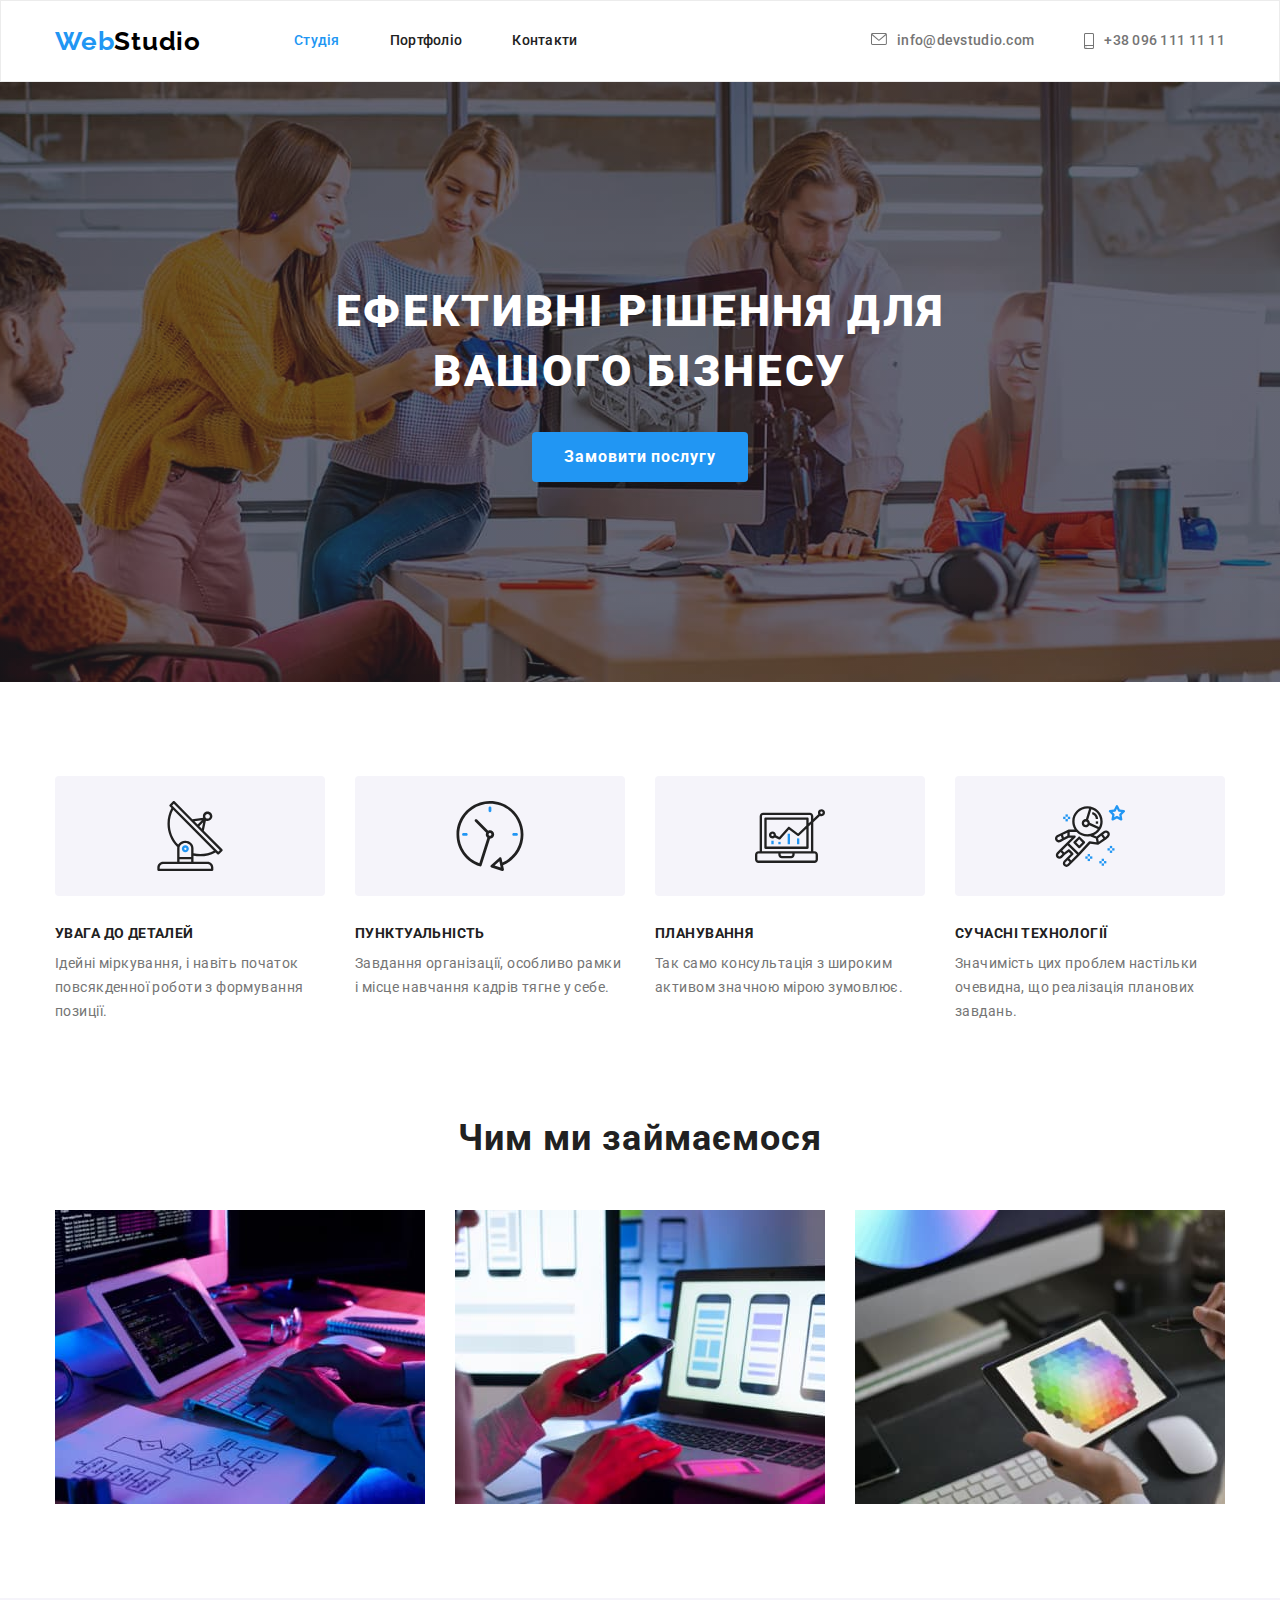
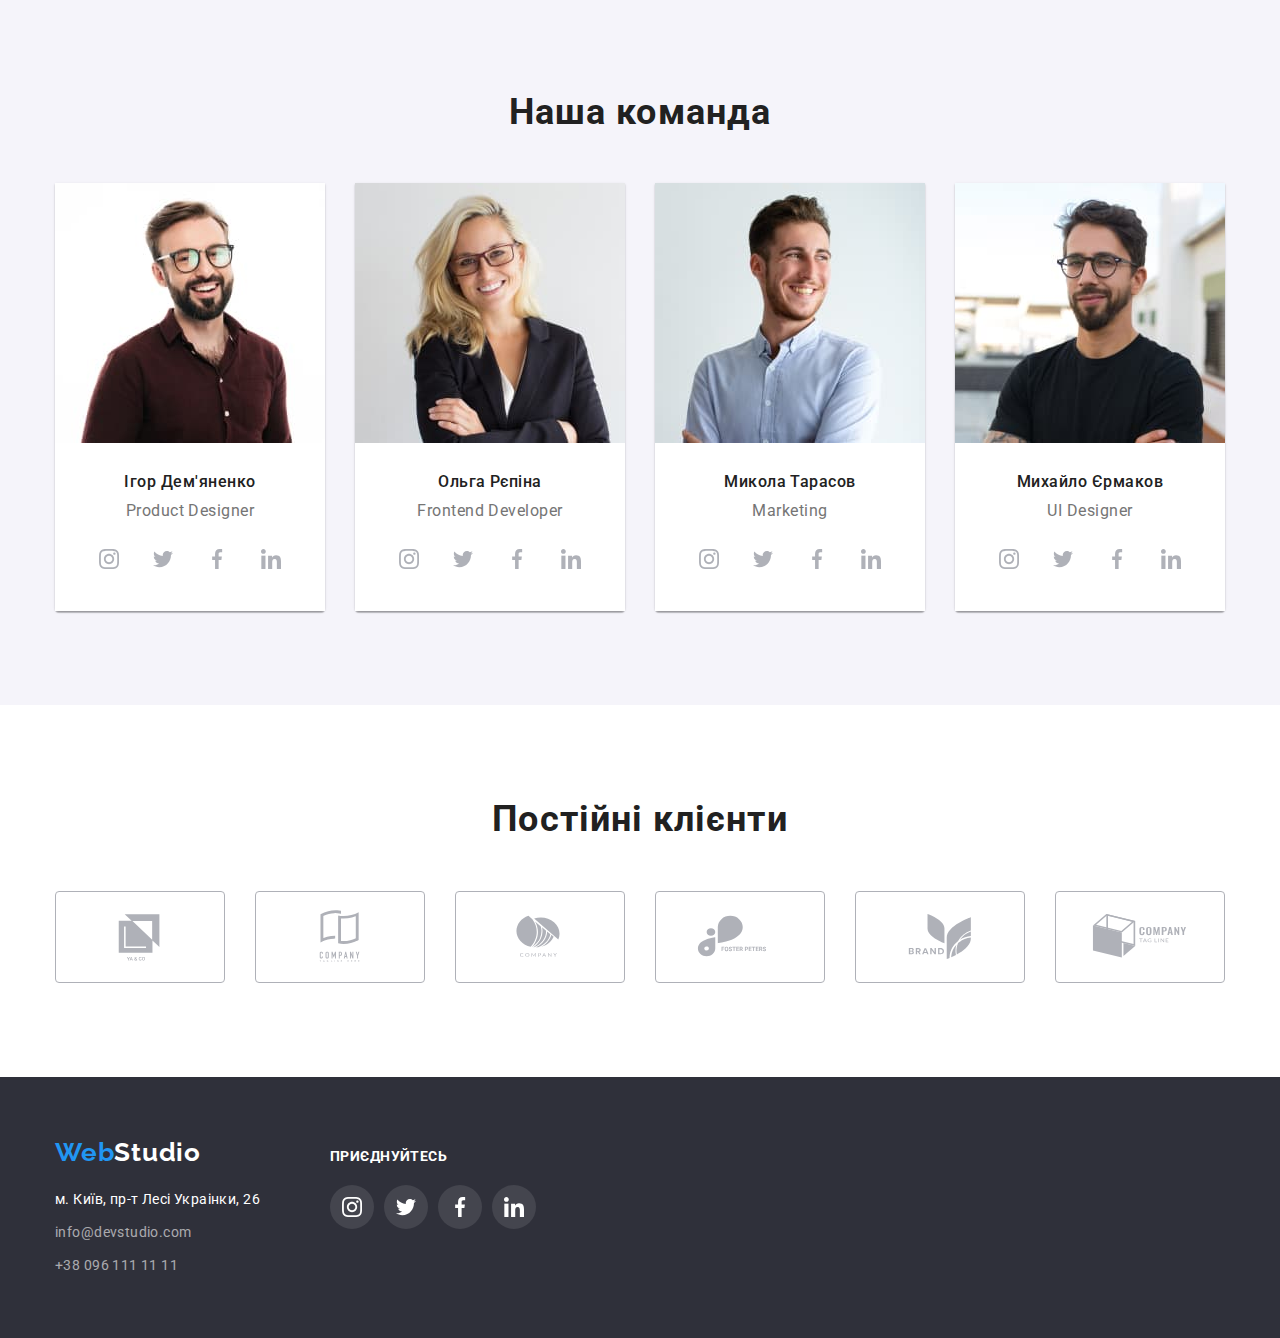
<file: index.html>
<!DOCTYPE html>
<html lang="uk">
  <head>
    <meta charset="UTF-8" />
    <meta http-equiv="X-UA-Compatible" content="IE=edge" />
    <meta name="viewport" content="width=device-width, initial-scale=1.0" />
    <link rel="preconnect" href="https://fonts.googleapis.com" />
    <link rel="preconnect" href="https://fonts.gstatic.com" crossorigin />
    <link
      href="https://fonts.googleapis.com/css2?family=Raleway:wght@700&family=Roboto:wght@400;500;700;900&display=swap"
      rel="stylesheet"
    />
    <title>WebStudio</title>
    <link
      rel="stylesheet"
      href="https://cdnjs.cloudflare.com/ajax/libs/modern-normalize/1.0.0/modern-normalize.min.css"
    />
    <link rel="stylesheet" href="./css/styles.css" />
  </head>
  <body class="page">
    <header class="header-background">
      <div class="container header-box">
        <nav class="logo-nav">
          <a class="logo" lang="en" href="./index.html"><span class="logo-web">Web</span>Studio</a>
          <ul class="site-nav list">
            <li class="item first"><a href="./index.html" class="link current">Студія</a></li>
            <li class="item"><a href="./portfolio.html" class="link">Портфоліо</a></li>
            <li class="item"><a href="" class="link">Контакти</a></li>
          </ul>
        </nav>
        <ul class="mail-nav list">
          <li class="item">
            <div class="mail-container">
            <a href="mailto:info@devstudio.com" class="link envelope">
              <svg class="mail-icon" height="12" width="16">
                <use href="./images/icons.svg#icon-envelope"></use>
              </svg>info@devstudio.com</a>
            </div>
          </li>
          <li class="item">
            <div class="mail-container">
            <a href="tel:+380961111111" class="link smartphone">
            <svg class="smartphone-icon" height="16" width="10">
              <use href="./images/icons.svg#icon-smartphone"></use>
            </svg>
            +38 096 111 11 11</a>
            </div>
          </li>
        </ul>
      </div>
    </header>
    <main>
      <section class="hero">
        <div class="container">
          <h1 class="hero-title">Ефективні рішення для вашого бізнесу</h1>
          <button type="button" class="button primary">Замовити послугу</button>
        </div>
      </section>

      <section class="section title">
        <div class="container">
          <h2 class="section-title visually-hidden">Наші сильні сторони</h2>
          <ul class="idea-list list">
            <li class="idea item">
              <div class="idea-icon-container">
                <svg class="idea-icon" height="70" width="70">
                  <use href="./images/icons.svg#icon-antenna"></use>
                </svg>
              </div>
              <h3 class="idea title">Увага до деталей</h3>
              <p class="idea text">
                Ідейні міркування, i навіть початок повсякденної роботи з формування позиції.
              </p>
            </li>
            <li class="idea item">
              <div class="idea-icon-container">
                <svg class="idea-icon" height="70" width="70">
                  <use href="./images/icons.svg#icon-clock"></use>
                </svg>
              </div>
              <h3 class="idea title">Пунктуальність</h3>
              <p class="idea text">
                Завдання організації, особливо рамки i місце навчання кадрів тягне у себе.
              </p>
            </li>
            <li class="idea item">
              <div class="idea-icon-container">
                <svg class="idea-icon" height="70" width="70">
                  <use href="./images/icons.svg#icon-diagram"></use>
                </svg>
              </div>
              <h3 class="idea title">Планування</h3>
              <p class="idea text">
                Так само консультація з широким активом значною мірою зумовлює.
              </p>
            </li>
            <li class="idea item">
              <div class="idea-icon-container">
                <svg class="idea-icon" height="70" width="70">
                  <use href="./images/icons.svg#icon-astronaut"></use>
                </svg>
              </div>
              <h3 class="idea title">Сучасні технології</h3>
              <p class="idea text">
                Значимість цих проблем настільки очевидна, що реалізація планових завдань.
              </p>
            </li>
          </ul>
        </div>
      </section>
      <section class="section features">
        <div class="container">
          <h2 class="section-title">Чим ми займаємося</h2>
          <ul class="work-list">
            <li class="item">
              <img
                src="./images/img.jpg"
                alt="робота за комп'ютером"
                width="370"
                class="work-img"
              />
            </li>
            <li class="item">
              <img
                src="./images/img1.jpg"
                alt="робота за комп'ютером"
                width="370"
                class="work-img"
              />
            </li>
            <li class="item">
              <img
                src="./images/img2.jpg"
                alt="робота за комп'ютером"
                width="370"
                class="work-img"
              />
            </li>
          </ul>
        </div>
      </section>
      <section class="section team">
        <div class="container">
          <h2 class="section-title">Наша команда</h2>
          <ul class="team-list list">
            <li class="item">
              <img src="./images/team1.jpg" alt="мужчина в окулярах" width="270" class="team-img" />
              <div class="team-white">
                <h3 class="title">Ігор Дем'яненко</h3>
                <p class="text">Product Designer</p>
                <ul class="social-team-container list">
                  <li>
                    <a href="#" class="social-team link">
                      <svg class="social-team-icon" height="20" width="20">
                        <use href="./images/icons.svg#icon-instagram"></use>
                      </svg>
                    </a>
                  </li>
                  <li>
                    <a href="#" class="social-team link">
                      <svg class="social-team-icon" height="20" width="20">
                        <use href="./images/icons.svg#icon-twitter"></use>
                      </svg>
                    </a>
                  </li>
                  <li>
                    <a href="#" class="social-team link">
                      <svg class="social-team-icon" height="20" width="20">
                        <use href="./images/icons.svg#icon-facebook"></use>
                      </svg>
                    </a>
                  </li>
                  <li>
                    <a href="#" class="social-team link">
                      <svg class="social-team-icon" height="20" width="20">
                        <use href="./images/icons.svg#icon-linkedin"></use>
                      </svg>
                    </a>
                  </li>
                </ul>
              </div>
            </li>
            <li class="item">
              <img src="./images/team2.jpg" alt="дівчина в окулярах" width="270" class="team-img" />
              <div class="team-white">
                <h3 class="title">Ольга Рєпіна</h3>
                <p class="text">Frontend Developer</p>
                <ul class="social-team-container list">
                  <li>
                    <a href="#" class="social-team link">
                      <svg class="social-team-icon" height="20" width="20">
                        <use href="./images/icons.svg#icon-instagram"></use>
                      </svg>
                    </a>
                  </li>
                  <li>
                    <a href="#" class="social-team link">
                      <svg class="social-team-icon" height="20" width="20">
                        <use href="./images/icons.svg#icon-twitter"></use>
                      </svg>
                    </a>
                  </li>
                  <li>
                    <a href="#" class="social-team link">
                      <svg class="social-team-icon" height="20" width="20">
                        <use href="./images/icons.svg#icon-facebook"></use>
                      </svg>
                    </a>
                  </li>
                  <li>
                    <a href="#" class="social-team link">
                      <svg class="social-team-icon" height="20" width="20">
                        <use href="./images/icons.svg#icon-linkedin"></use>
                      </svg>
                    </a>
                  </li>
                </ul>
              </div>
            </li>
            <li class="item">
              <img src="./images/team3.jpg" alt="мужчина у сорочці" width="270" class="team-img" />
              <div class="team-white">
                <h3 class="title">Микола Тарасов</h3>
                <p class="text">Marketing</p>
                <ul class="social-team-container list">
                  <li>
                    <a href="#" class="social-team link">
                      <svg class="social-team-icon" height="20" width="20">
                        <use href="./images/icons.svg#icon-instagram"></use>
                      </svg>
                    </a>
                  </li>
                  <li>
                    <a href="#" class="social-team link">
                      <svg class="social-team-icon" height="20" width="20">
                        <use href="./images/icons.svg#icon-twitter"></use>
                      </svg>
                    </a>
                  </li>
                  <li>
                    <a href="#" class="social-team link">
                      <svg class="social-team-icon" height="20" width="20">
                        <use href="./images/icons.svg#icon-facebook"></use>
                      </svg>
                    </a>
                  </li>
                  <li>
                    <a href="#" class="social-team link">
                      <svg class="social-team-icon" height="20" width="20">
                        <use href="./images/icons.svg#icon-linkedin"></use>
                      </svg>
                    </a>
                  </li>
                </ul>
              </div>
            </li>
            <li class="item">
              <img src="./images/team4.jpg" alt="мужчина в окулярах" width="270" class="team-img" />
              <div class="team-white">
                <h3 class="title">Михайло Єрмаков</h3>
                <p class="text">UI Designer</p>
                <ul class="social-team-container list">
                  <li>
                    <a href="#" class="social-team link">
                      <svg class="social-team-icon" height="20" width="20">
                        <use href="./images/icons.svg#icon-instagram"></use>
                      </svg>
                    </a>
                  </li>
                  <li>
                    <a href="#" class="social-team link">
                      <svg class="social-team-icon" height="20" width="20">
                        <use href="./images/icons.svg#icon-twitter"></use>
                      </svg>
                    </a>
                  </li>
                  <li>
                    <a href="#" class="social-team link">
                      <svg class="social-team-icon" height="20" width="20">
                        <use href="./images/icons.svg#icon-facebook"></use>
                      </svg>
                    </a>
                  </li>
                  <li>
                    <a href="#" class="social-team link">
                      <svg class="social-team-icon" height="20" width="20">
                        <use href="./images/icons.svg#icon-linkedin"></use>
                      </svg>
                    </a>
                  </li>
                </ul>
              </div>
            </li>
          </ul>
        </div>
      </section>
      <section class="section feedback">
        <div class="container">
          <h2 class="feedback title">Постійні клієнти</h2>
          <ul class="feedback list">
            <li class="feedback-item">
              <a href="" class="feedback-link link">
                <svg class="company-icon" height="60" width="106">
                  <use href="./images/icons.svg#icon-logo-one"></use>
                </svg>
              </a>
            </li>
            <li class="feedback-item">
              <a href="" class="feedback-link link">
                <svg class="company-icon" height="60" width="106">
                  <use href="./images/icons.svg#icon-logo-two"></use>
                </svg>
              </a>
            </li>
            <li class="feedback-item">
              <a href="" class="feedback-link link">
                <svg class="company-icon" height="60" width="106">
                  <use href="./images/icons.svg#icon-logo-three"></use>
                </svg>
              </a>
            </li>
            <li class="feedback-item">
              <a href="" class="feedback-link link">
                <svg class="company-icon" height="60" width="106">
                  <use href="./images/icons.svg#icon-logo-fore"></use>
                </svg>
              </a>
            </li>
            <li class="feedback-item">
              <a href="" class="feedback-link link">
                <svg class="company-icon" height="60" width="106">
                  <use href="./images/icons.svg#icon-logo-five"></use>
                </svg>
              </a>
            </li>
            <li class="feedback-item">
              <a href="" class="feedback-link link">
                <svg class="company-icon" height="60" width="106">
                  <use href="./images/icons.svg#icon-logo-six"></use>
                </svg>
              </a>
            </li>
          </ul>
        </div>
      </section>
    </main>

    <footer class="footer-main">
      <div class="container footer">
        <div class="first-box-footer">
        <a class="footer-logo link" lang="en" href="./index.html"
          ><span class="logo-web">Web</span>Studio</a
        >
        <address class="footer-info">
          <ul class="footer-list list">
            <li class="item">
              <a
                href="https://goo.gl/maps/CPtrU1FHBa2aNyZL9"
                target="_blank"
                rel="noopener noreferrer nofollow"
                class="footer-address"
                >м. Київ, пр-т Лесі Украінки, 26</a
              >
            </li>
            <li class="item">
              <a href="mailto:info@devstudio.com" class="footer link">info@devstudio.com</a>
            </li>
            <li class="item">
              <a href="tel:+380961111111" class="footer link">+38 096 111 11 11</a>
            </li>
          </ul>
        </address>
      </div>
      <div class="footer-social">
        <p class="social-footer text">Приєднуйтесь</p>
        <ul class="social-footer-container list">
          <li>
            <a href="#" class="social-footer link">
              <svg class="social-footer-icon" height="20" width="20">
                <use href="./images/icons.svg#icon-instagram"></use>
              </svg>
            </a>
          </li>
          <li>
            <a href="#" class="social-footer link">
              <svg class="social-footer-icon" height="20" width="20">
                <use href="./images/icons.svg#icon-twitter"></use>
              </svg>
            </a>
          </li>
          <li>
            <a href="#" class="social-footer link">
              <svg class="social-footer-icon" height="20" width="20">
                <use href="./images/icons.svg#icon-facebook"></use>
              </svg>
            </a>
          </li>
          <li>
            <a href="#" class="social-footer link">
              <svg class="social-footer-icon" height="20" width="20">
                <use href="./images/icons.svg#icon-linkedin"></use>
              </svg>
            </a>
          </li>
        </ul>
      </div>
    </div>
    </footer>
  </body>
</html>
</file>
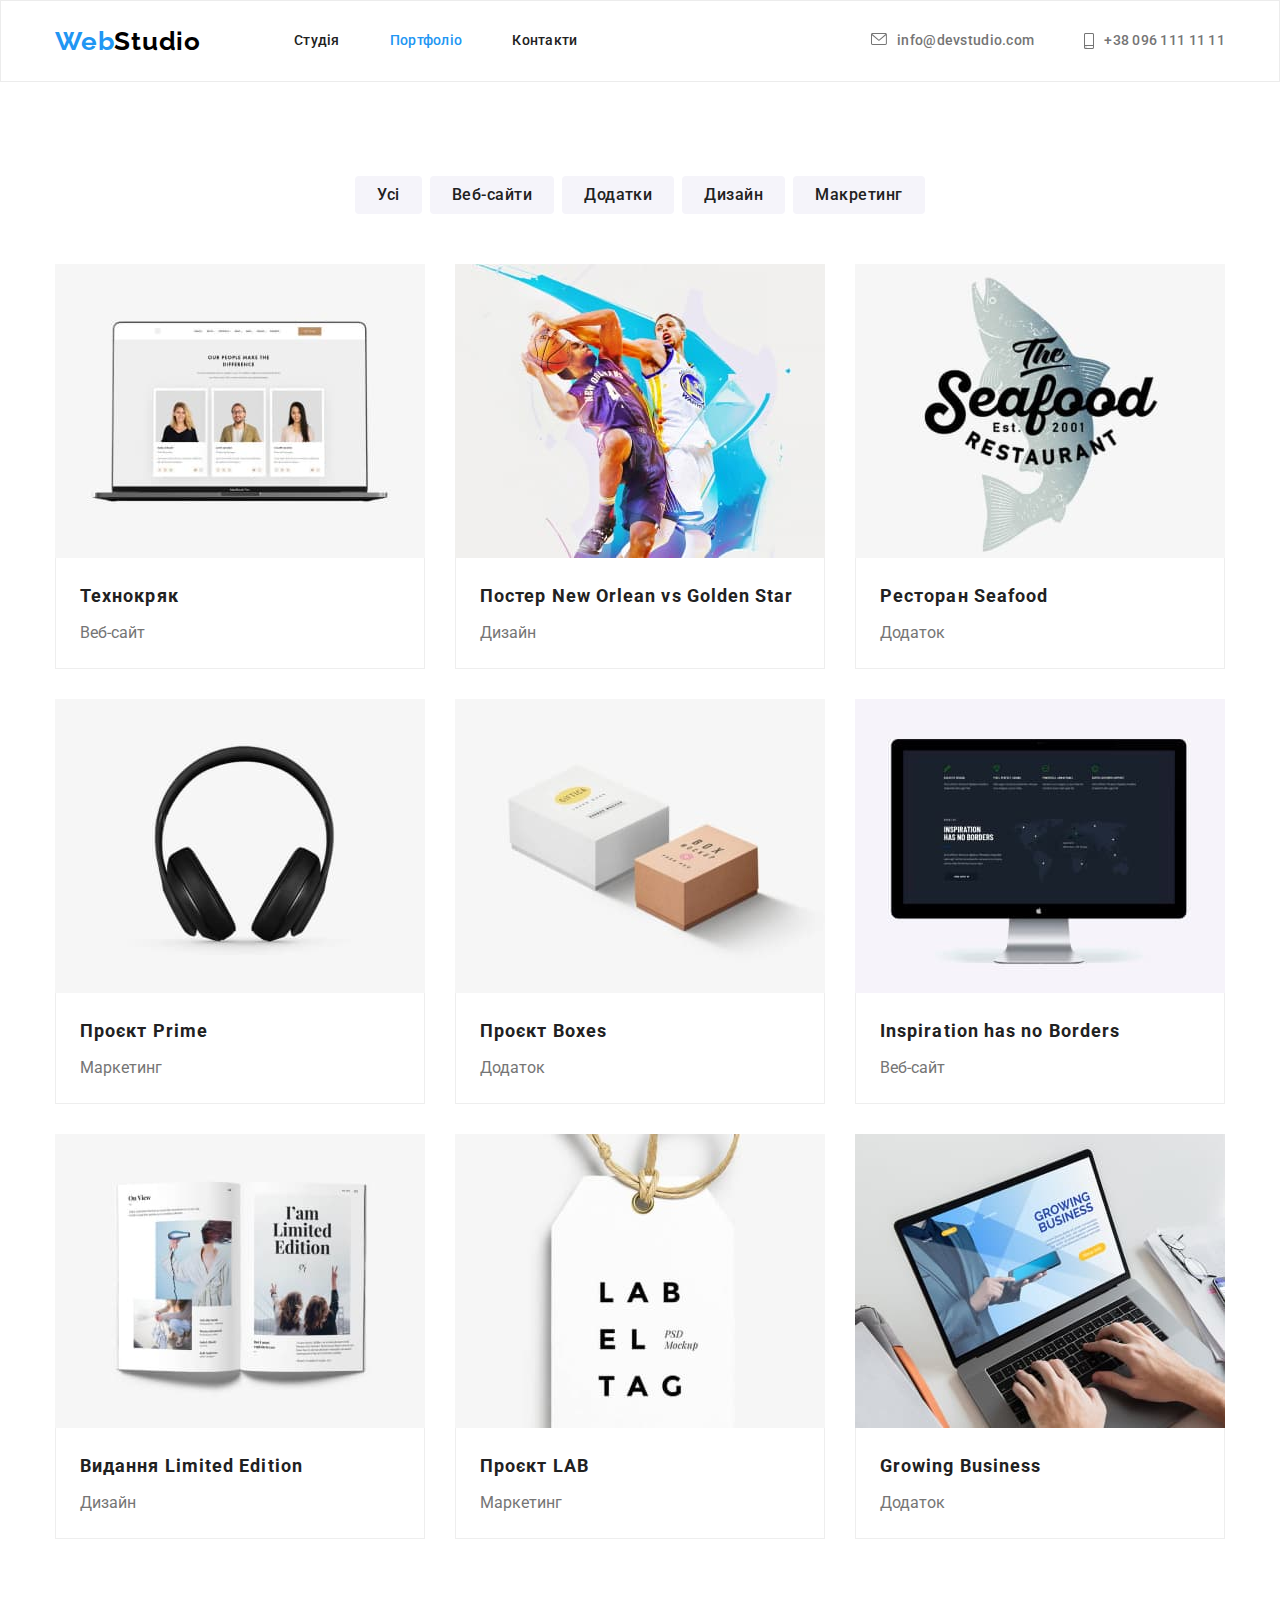
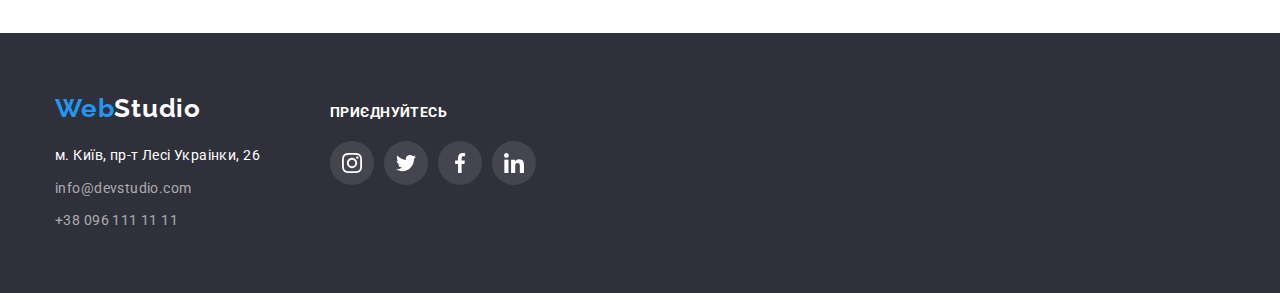
<file: portfolio.html>
<!DOCTYPE html>
<html lang="uk">
  <head>
    <meta charset="UTF-8" />
    <meta http-equiv="X-UA-Compatible" content="IE=edge" />
    <meta name="viewport" content="width=device-width, initial-scale=1.0" />
    <link rel="preconnect" href="https://fonts.googleapis.com" />
    <link rel="preconnect" href="https://fonts.gstatic.com" crossorigin />
    <link
      href="https://fonts.googleapis.com/css2?family=Raleway:wght@700&family=Roboto:wght@400;500;700;900&display=swap"
      rel="stylesheet"
    />
    <title>WebStudio</title>
    <link
      rel="stylesheet"
      href="https://cdnjs.cloudflare.com/ajax/libs/modern-normalize/1.0.0/modern-normalize.min.css"
    />
    <link rel="stylesheet" href="./css/styles.css" />
  </head>
  <body class="page">
    <header class="header-background">
      <div class="container header-box">
        <nav class="logo-nav">
          <a class="logo" lang="en" href="./index.html"><span class="logo-web">Web</span>Studio</a>
          <ul class="site-nav list">
            <li class="item first"><a href="./index.html" class="link">Студія</a></li>
            <li class="item"><a href="./portfolio.html" class="link current">Портфоліо</a></li>
            <li class="item"><a href="" class="link">Контакти</a></li>
          </ul>
        </nav>
        <ul class="mail-nav list">
          <li class="item">
            <div class="mail-container">
            <a href="mailto:info@devstudio.com" class="link envelope">
              <svg class="mail-icon" height="12" width="16">
                <use href="./images/icons.svg#icon-envelope"></use>
              </svg>info@devstudio.com</a>
            </div>
          </li>
          <li class="item">
            <div class="mail-container">
            <a href="tel:+380961111111" class="link smartphone">
            <svg class="smartphone-icon" height="16" width="10">
              <use href="./images/icons.svg#icon-smartphone"></use>
            </svg>
            +38 096 111 11 11</a>
            </div>
          </li>
        </ul>
      </div>
    </header>
    <main>
      <section class="portfolio-section">
        <div class="container portfolio">
          <h1 class="visually-hidden">Фільтри</h1>
          <ul class="filter-list">
            <li class="item">
              <button type="button" class="button second">Усі</button>
            </li>
            <li class="item">
              <button type="button" class="button second">Веб-сайти</button>
            </li>
            <li class="item">
              <button type="button" class="button second">Додатки</button>
            </li>
            <li class="item">
              <button type="button" class="button second">Дизайн</button>
            </li>
            <li class="item">
              <button type="button" class="button second">Макретинг</button>
            </li>
          </ul>
          <ul class="examples list">
            <li class="examples-content">
              <a href="#" class="link case">
                <img
                  src="./images/prim1.jpg"
                  alt="Сайт технокряк"
                  width="370"
                  class="examples-img"
                />
                <div class="examples-stack">
                  <h2 class="examples title">Технокряк</h2>
                  <p class="examples text">Веб-сайт</p>
                </div>
              </a>
            </li>
            <li class="examples-content">
              <a href="#" class="link case">
                <img
                  src="./images/prim2.jpg"
                  alt="Два баскетболіста"
                  width="370"
                  class="examples-img"
                />
                <div class="examples-stack">
                  <h2 class="examples title">Постер New Orlean vs Golden Star</h2>
                  <p class="examples text">Дизайн</p>
                </div>
              </a>
            </li>
            <li class="examples-content">
              <a href="#" class="link case">
                <img
                  src="./images/prim3.jpg"
                  alt="Лого ресторану"
                  width="370"
                  class="examples-img"
                />
                <div class="examples-stack">
                  <h2 class="examples title">Ресторан Seafood</h2>
                  <p class="examples text">Додаток</p>
                </div>
              </a>
            </li>
            <li class="examples-content">
              <a href="#" class="link case">
                <img src="./images/prim4.jpg" alt="Навушники" width="370" class="examples-img" />
                <div class="examples-stack">
                  <h2 class="examples title">Проєкт Prime</h2>
                  <p class="examples text">Маркетинг</p>
                </div>
              </a>
            </li>
            <li class="examples-content">
              <a href="#" class="link case">
                <img src="./images/prim5.jpg" alt="Дві коробки" width="370" class="examples-img" />
                <div class="examples-stack">
                  <h2 class="examples title">Проєкт Boxes</h2>
                  <p class="examples text">Додаток</p>
                </div>
              </a>
            </li>
            <li class="examples-content">
              <a href="#" class="link case">
                <img src="./images/prim6.jpg" alt="Монітор" width="370" class="examples-img" />
                <div class="examples-stack">
                  <h2 class="examples title">Inspiration has no Borders</h2>
                  <p class="examples text">Веб-сайт</p>
                </div>
              </a>
            </li>
            <li class="examples-content">
              <a href="#" class="link case">
                <img src="./images/prim7.jpg" alt="Журнал" width="370" class="examples-img" />
                <div class="examples-stack">
                  <h2 class="examples title">Видання Limited Edition</h2>
                  <p class="examples text">Дизайн</p>
                </div>
              </a>
            </li>
            <li class="examples-content">
              <a href="#" class="link case">
                <img src="./images/prim8.jpg" alt="Бірка" width="370" class="examples-img" />
                <div class="examples-stack">
                  <h2 class="examples title">Проєкт LAB</h2>
                  <p class="examples text">Маркетинг</p>
                </div>
              </a>
            </li>
            <li class="examples-content">
              <a href="#" class="link case">
                <img
                  src="./images/prim9.jpg"
                  alt="Працює за ноутбуком"
                  width="370"
                  class="examples-img"
                />
                <div class="examples-stack">
                  <h2 class="examples title">Growing Business</h2>
                  <p class="examples text">Додаток</p>
                </div>
              </a>
            </li>
          </ul>
        </div>
      </section>
    </main>
    <footer class="footer-main">
      <div class="container footer">
        <div class="first-box-footer">
        <a class="footer-logo link" lang="en" href="./index.html"
          ><span class="logo-web">Web</span>Studio</a
        >
        <address class="footer-info">
          <ul class="footer-list list">
            <li class="item">
              <a
                href="https://goo.gl/maps/CPtrU1FHBa2aNyZL9"
                target="_blank"
                rel="noopener noreferrer nofollow"
                class="footer-address"
                >м. Київ, пр-т Лесі Украінки, 26</a
              >
            </li>
            <li class="item">
              <a href="mailto:info@devstudio.com" class="footer link">info@devstudio.com</a>
            </li>
            <li class="item">
              <a href="tel:+380961111111" class="footer link">+38 096 111 11 11</a>
            </li>
          </ul>
        </address>
      </div>
      <div class="footer-social">
        <p class="social-footer text">Приєднуйтесь</p>
        <ul class="social-footer-container list">
          <li>
            <a href="#" class="social-footer link">
              <svg class="social-footer-icon" height="20" width="20">
                <use href="./images/icons.svg#icon-instagram"></use>
              </svg>
            </a>
          </li>
          <li>
            <a href="#" class="social-footer link">
              <svg class="social-footer-icon" height="20" width="20">
                <use href="./images/icons.svg#icon-twitter"></use>
              </svg>
            </a>
          </li>
          <li>
            <a href="#" class="social-footer link">
              <svg class="social-footer-icon" height="20" width="20">
                <use href="./images/icons.svg#icon-facebook"></use>
              </svg>
            </a>
          </li>
          <li>
            <a href="#" class="social-footer link">
              <svg class="social-footer-icon" height="20" width="20">
                <use href="./images/icons.svg#icon-linkedin"></use>
              </svg>
            </a>
          </li>
        </ul>
      </div>
    </div>
    </footer>
  </body>
</html>
</file>
<file: css/styles.css>
:root {
    --text-color: #757575;
    --second-black: #212121;
    --hero-back-color: #2F303A;
    --accent-color: #2196F3;
    --main-black: #000000;
    --main-white: #FFFFFF;
    --team-back-color: #F5F4FA;
    --footer-back-color: #2F303A;
    --footer-mail-tel: rgba(255, 255, 255, 0.6);
    --button-hover-focus: #188CE8;
    --border-header-color: #ECECEC;
    --border-content-portfolio: #eeeeee;
    --social-icon-color: #afb1b8;
    --icon-footer-bg: rgba(255, 255, 255, 0.1);
}

body {
    background-color: var(--main-white);
    color: var(--second-black);

    font-family: Roboto, sans-serif;
}
.container {
    width: 1200px;
    margin-left: auto;
    margin-right: auto;
    padding-left: 15px;
    padding-right: 15px;
}
.visually-hidden {
    position: absolute;
    white-space: nowrap;
    width: 1px;
    height: 1px;
    overflow: hidden;
    border: 0;
    padding: 0;
    clip: rect(0 0 0 0);
    clip-path: inset(50%);
    margin: -1px;
}
.link {
    text-decoration: none;
}
.list {
    list-style: none;
    padding: 0;
    margin: 0;
}
.section {
    text-align: center;
    padding-bottom: 94px;
}
.section-title {
    color: var(--second-black);
    font-size: 36px;
    line-height: 1.16;
    letter-spacing: 0.03em;
    margin-top: 0;
    margin-bottom: 50px;
}
/* logo */
.logo {
    color: var(--main-black);
    font-family: Raleway, sans-serif;
    letter-spacing: 0.03em;
    font-weight: 700;
    font-size: 26px;
    line-height: 1.19;
    text-decoration: none;

}
.site-nav .link {
    display: block;
    color: var(--black);
}
.site-nav.list {
    margin-top: 0;
    margin-bottom: 0;
}
.auth-nav .link {
    display: block;
    color: var(--p-color);
    padding-top: 32px;
    padding-bottom: 32px;
}
.logo-nav {
    display: flex;
    align-items: center;
}
.logo-web {
    color: var(--accent-color);
}

/* header */

.header-background {
    color: var(--main-white);
    letter-spacing: 0.02em;
    font-weight: 500;
    font-size: 14px;
    line-height: 1.14;
    border: 1px solid var(--border-header-color);
}
.site-nav {
    display: flex;
    align-items: center;
    margin-left: 93px;
}
.site-nav.list {
    padding-left: 0;
}
.site-nav .link {
    color: var(--second-black);
    letter-spacing: 0.02em;
    
}
  
.site-nav .item + .item {
 margin-left: 50px;
}
/*
.site-nav .item:first-child {
 margin-left: 93px;
}
*/



.header-box {
    display: flex;
}
.site-nav .link {
    display: block;
    padding-top: 32px;
    padding-bottom: 32px;
}


.mail-nav {
    display: flex;
}
.link.envelope {
    display: flex;
    align-items: center;

}
.mail-nav.list {
    margin-left: auto;
    margin-top: 0;
    margin-bottom: 0;
}
.mail-nav .item + .item {
    margin-left: 50px;
}
.mail-nav .link {
    color: var(--text-color);
    display: block;
    padding-top: 32px;
    padding-bottom: 32px;
    
}
.link.smartphone {
    display: flex;
    align-items: center;
  }
.smartphone-icon {
    margin-right: 10px;
    fill: currentColor;
}
.mail-icon {
    margin-right: 10px;
    fill: currentColor;
}
.mail-nav .link:hover,
.mail-nav .link:focus,
.site-nav .link:hover,
.site-nav .link:focus,
.site-nav .link.current {
    color: var(--accent-color);
    letter-spacing: 0.02em;
}



/* hero */
.hero {
    background-color: var(--hero-back-color);
    max-width: 1600px;
    height: 600px;
    background-image: linear-gradient(to right, rgba(47, 48, 58, 0.4), rgba(47, 48, 58, 0.4)),
    url(../images/background.jpg); 
    text-align: center;
    padding-top: 200px;
    padding-bottom: 200px; 
    background-repeat: no-repeat;
    background-position: center;
    background-size: cover;
    margin-left: auto;
    margin-right: auto;

}
.hero-title {
    color: var(--main-white);
    letter-spacing: 0.06em;
    font-weight: 900;
    font-size: 44px;
    line-height: 1.36;
    text-transform: uppercase;
    margin-bottom: 30px;
    margin-top: 0px;
    width: 700px;
    margin-left: auto;
    margin-right: auto;

   
}
/* button */
.button {
    color: var(--main-white);
    background-color: var(--accent-color);
}

.button.primary {
    border-radius: 4px;
    padding: 10px 32px;
    background-color: var(--accent-color);
    color: var(--main-white);
    cursor: pointer;
    font-weight: 700;
    font-size: 16px;
    line-height: 1.87;
    letter-spacing: 0.06em;
    border: inherit;
    margin: 0 auto;
    display: flex;
}
.button.primary:hover,
.button.primary:focus {
    background-color: var(--button-hover-focus);
}

/* features */

.section.title {
    padding-top: 94px;
    padding-bottom: 94px;
    margin-top: 0;
    margin-bottom: 0;
}
.idea-list {
    display: flex;
    text-align: left;
    padding-left: 0;
    margin-top: 0;
    margin-bottom: 0;
}

.idea-list .item+ .item {
    margin-left: 30px;
}
.idea .item {
    width: 270px;
}
.idea .title {
    color: var(--second-black);
    font-size: 14px;
    line-height: 1.14;
    letter-spacing: 0.03em;
    text-transform: uppercase;
    margin-bottom: 10px;
    margin-top: 0;
}
.idea .text {
    color: var(--text-color);
    font-size: 14px;
    line-height: 1.71;
    letter-spacing: 0.03em;
    margin-top: 0;
    margin-bottom: 0;
}
.idea-icon-container {
    display: flex;
    justify-content: center;
    align-items: center;
    height: 120px;
    width: 270px;
    background: var(--team-back-color);
    border-radius: 4px;
    margin-bottom: 30px;
    padding: 0;
}
/* what are we doing */

.work-list {
    display: flex;
    list-style-type: none;
    padding-left: 0;
    margin-top: 0;
    margin-bottom: 0;
}

.work-list .item+.item {
    margin-left: 30px;
}

.work-img {
    display: block;
}
.section.features {
    margin-top: 0;
}
/* our team */
.section.team {
    padding-top: 94px;
    padding-bottom: 94px;
    background-color: var(--team-back-color);
}
.team-list {
    display: flex;
}
.team-white {
    background-color: var(--main-white);
    padding: 30px;

}
.team-list.list {
    margin-top: 0;
    margin-bottom: 0;
    padding-left: 0;
}
.team-list .title {
    color: var(--second-black);
    font-weight: 500;
    font-size: 16px;
    line-height: 1.18;
    letter-spacing: 0.03em;
    margin-top: 0;
    margin-bottom: 10px;
}
.social-team-container {
    display: flex;
    padding: 0;
    margin: 0;
    gap: 10px;
    justify-content: center;
    align-items: center;
}
.social-team-container .social-team + .social-team {
    margin-left: 10px;
}
.social-team.link {
    display: inline-flex;
    height: 44px;
    width: 44px;
    align-items: center;
    padding: 0;
    color: var(--social-icon-color);
  }
  
.social-team.link:hover,
.social-team.link:focus {
    background-color: var(--accent-color);
    border-radius: 50%;
    color: var(--main-white);
  }
.social-team-icon {
    height: 20px;
    margin-left: auto;
    margin-right: auto;
    align-items: center;
    fill: currentColor;
  }
.team-list .item {
    box-shadow: 0px 1px 3px rgba(0, 0, 0, 0.12), 0px 1px 1px rgba(0, 0, 0, 0.14),
            0px 2px 1px rgba(0, 0, 0, 0.2);
        border-radius: 0px 0px 4px 4px;
}
.team-list.list .item+.item {
    margin-left: 30px;
}
.team-img {
    display: block;
}
.team-list .text {
    color: var(--text-color);
    font-size: 16px;
    line-height: 1.18;
    letter-spacing: 0.03em;
    margin-bottom: 16px;
    margin-top: 0;
}
/* feedback */
.section.feedback {
    padding-top: 94px;
    padding-bottom: 94px;
}
.feedback.title {
    font-weight: 700;
    font-size: 36px;
    line-height: 1.16;
    letter-spacing: 0.03em;
    margin-bottom: 50px;
    margin-top: 0;

}
.feedback.list {
    display: flex;
    justify-content: center;
    gap: 30px;
}
.feedback-item {
    display: flex;
    width: 170px;
    height: 92px;
}
.feedback-link {
    display: flex;
    justify-content: center;
    align-items: center;
    width: 100%;
    height: 100%;
    border: 1px solid var(--social-icon-color);
    border-radius: 4px;
    color: var(--social-icon-color);
  }
  
.feedback-link:hover,
.feedback-link:focus {
    color: var(--accent-color);
    border-color: var(--accent-color);
  }
  
.company-icon {
    fill: currentColor;
  }
/* footer */
.footer-info {
    font-style: normal;
    margin-top: 20px;
}

.footer-main {
    background-color: var(--footer-back-color);
    padding-top: 60px;
    padding-bottom: 60px;
}
.footer-logo {
    color: var(--main-white);
    font-family: Raleway, sans-serif;
    font-weight: 700;
    font-size: 26px;
    line-height: 1.19;
    letter-spacing: 0.03em;
}
.footer-list {
    font-size: 14px;
    line-height: 1.71;
    letter-spacing: 0.03em;
}
.footer-address {
    color: var(--main-white);
    text-decoration: none;

}
.footer.link {
    color: var(--footer-mail-tel);
    letter-spacing: 0.03em;
    
}
.footer.link:hover,
.footer.link:focus {
    color: var(--accent-color);
}
.footer-list.list {
    margin-top: 0;
    margin-bottom: 0;
    padding-left: 0;
}
.footer-list.list .item+.item {
    margin-top: 9px;
}
.footer-social {
    display: block;
    margin-left: 70px;
}
.first-box-footer {
    display: block;
}
.container.footer {
    display: flex;
    align-items: baseline;
  }
.social-footer-container.list {
    display: flex;
    gap: 10px;
}
.social-footer.link {
    display: flex;
    justify-content: center;
    align-items: center;
    height: 44px;
    width: 44px;
    border-radius: 50%;
    background-color: var(--icon-footer-bg);
}
.social-footer.link:hover,
.social-footer.link:focus {
    background-color: var(--accent-color);
    border-radius: 50%;
}
.social-footer-icon {
    fill: var(--main-white);
}
.social-footer.text {
    font-weight: 700;
    font-size: 14px;
    line-height: 1.14;
    letter-spacing: 0.03em;
    text-transform: uppercase;
    color: var(--main-white);
    margin-top: 0;
    margin-bottom: 20px;
}

/* filters */

.social-footer {
    display: flex;

}

.button.second {
    padding: 6px 22px;
    color: var(--second-black);
    background-color: var(--team-back-color);
    cursor: pointer;
    font-family: inherit;
    font-weight: 500;
    font-size: 16px;
    line-height: 1.62;
    letter-spacing: 0.03em;
    border: inherit;
    border-radius: 4px;
}
.button.second:hover,
.button.second:focus {
    background-color: var(--accent-color);
    color: var(--main-white);
    box-shadow: 0px 3px 1px rgba(0, 0, 0, 0.1), 0px 1px 2px rgba(0, 0, 0, 0.08), 0px 2px 2px rgba(0, 0, 0, 0.12);
}
.filter-list {
    display: flex;
    justify-content: center;
    list-style-type: none;
    padding-left: 0;
    margin-bottom: 50px;
    margin-top: 0;
}
.filter-list .item+.item {
    margin-left: 8px;
}
/* examples  */
.portfolio-section {
    padding-bottom: 94px;
    padding-top: 94px;
}

.container.examples {
    margin-bottom: 94px;
}
.examples.list {
    list-style: none;
    display: flex;
    text-align: left;
    flex-wrap: wrap;
    margin-top: 0;
    margin-bottom: -30px;
    padding-left: 0;
    margin-right: -30px;
}
.examples.title {
    color: var(--second-black);
    font-size: 18px;
    line-height: 2;
    letter-spacing: 0.06em;
    margin-bottom: 4px;
    margin-top: 0;

}
.examples.text {
    color: var(--text-color);
    font-size: 16px;
    line-height: 1.87;
    margin-top: 0;
    margin-bottom: 0;

}
.examples-img {
    display: block;
    max-width: 100%;
}
.examples-content {
    width: 370px;
    margin-right: 30px;
    margin-bottom: 30px;
}
.examples-stack {
    padding: 20px 24px;
    border: 1px solid var(--border-content-portfolio);
    border-top: hidden;
}
.link.case {
    display: block;
    text-decoration: none;
  }
  .link.case:hover,
  .link.case:focus {
    box-shadow: 0px 1px 1px rgba(0, 0, 0, 0.12), 0px 4px 4px rgba(0, 0, 0, 0.06),
      1px 4px 6px rgba(0, 0, 0, 0.16);
  }
</file>
